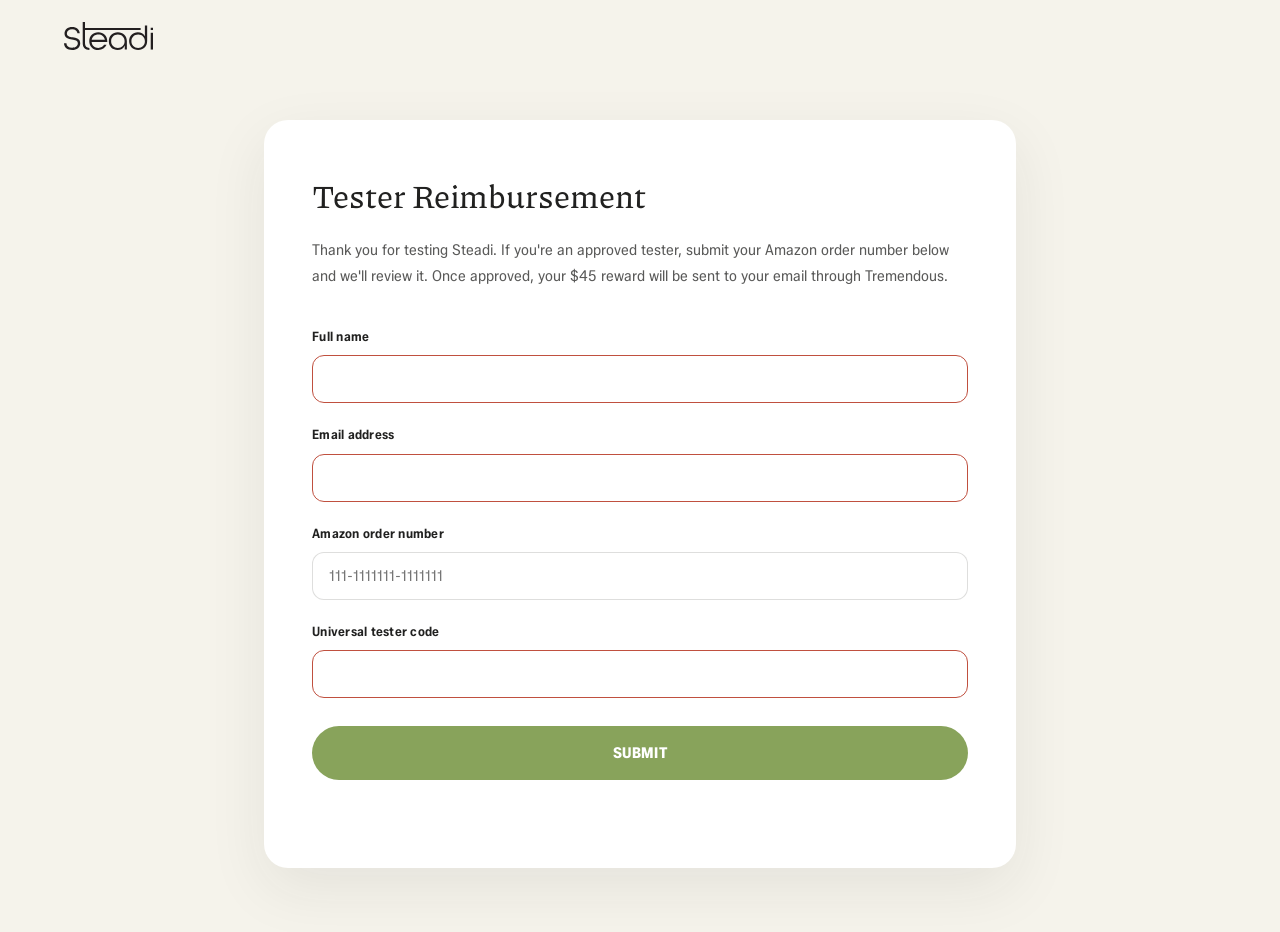
<file: testerteam/index.html>
<!DOCTYPE html>
<html lang="en">
<head>
  <meta charset="UTF-8">
  <meta name="viewport" content="width=device-width, initial-scale=1.0">
  <title>Tester Reimbursement — Steadi</title>
  <meta name="robots" content="noindex, nofollow">

  <link rel="icon" type="image/svg+xml" href="../assets/logos/steadi-primary-wordmark-full-color-rgb.svg">

  <link rel="stylesheet" href="../css/styles.css">
  <link rel="stylesheet" href="../css/testerteam.css">
</head>
<body>

  <!-- ========== NAVIGATION ========== -->
  <nav class="nav" role="navigation" aria-label="Main navigation">
    <div class="nav__inner">
      <a href="../index.html" class="nav__logo" aria-label="Steadi home">
        <img src="../assets/logos/steadi-primary-wordmark-full-color-rgb.svg" alt="Steadi" width="120" height="28">
      </a>
    </div>
  </nav>

  <!-- ========== TESTER REIMBURSEMENT ========== -->
  <main class="tester-form-page">
    <div class="container container--narrow">
      <div class="tester-form-card">
        <h1 class="tester-form__title">Tester Reimbursement</h1>
        <p class="tester-form__subtext">
          Thank you for testing Steadi. If you're an approved tester, submit your Amazon order
          number below and we'll review it. Once approved, your $45 reward will be sent to your
          email through Tremendous.
        </p>

        <form id="tester-form" class="tester-form" novalidate>
          <div class="tester-form__field">
            <label for="full_name">Full name</label>
            <input type="text" id="full_name" name="full_name" autocomplete="name" required maxlength="200">
          </div>

          <div class="tester-form__field">
            <label for="email">Email address</label>
            <input type="email" id="email" name="email" autocomplete="email" required maxlength="254">
          </div>

          <div class="tester-form__field">
            <label for="amazon_order_number">Amazon order number</label>
            <input type="text" id="amazon_order_number" name="amazon_order_number" placeholder="111-1111111-1111111" required maxlength="64">
          </div>

          <div class="tester-form__field">
            <label for="tester_code">Universal tester code</label>
            <input type="text" id="tester_code" name="tester_code" required maxlength="100">
          </div>

          <button type="submit" class="btn btn--primary btn--large tester-form__submit">
            <span class="tester-form__submit-label">Submit</span>
          </button>

          <p class="tester-form__message" id="form-message" role="status" aria-live="polite"></p>
        </form>
      </div>
    </div>
  </main>

  <script src="../js/testerteam.js"></script>
</body>
</html>
</file>
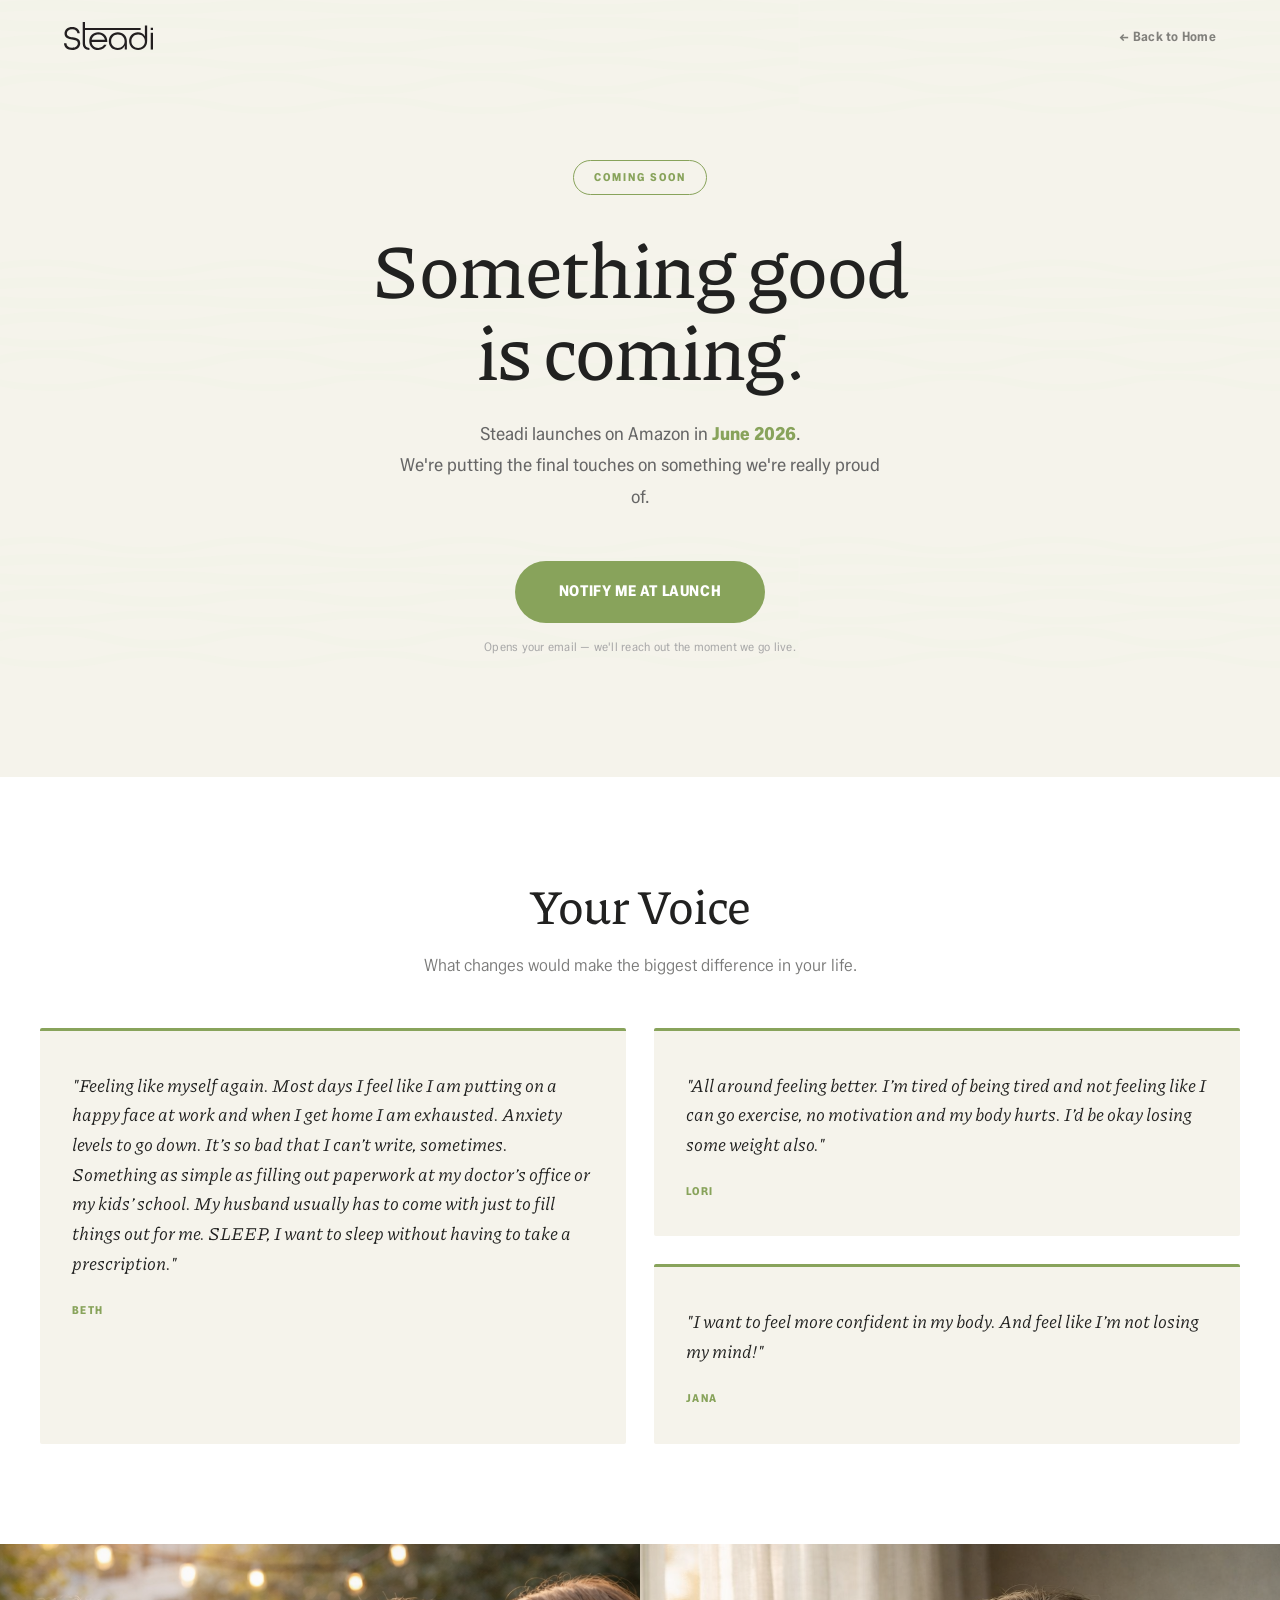
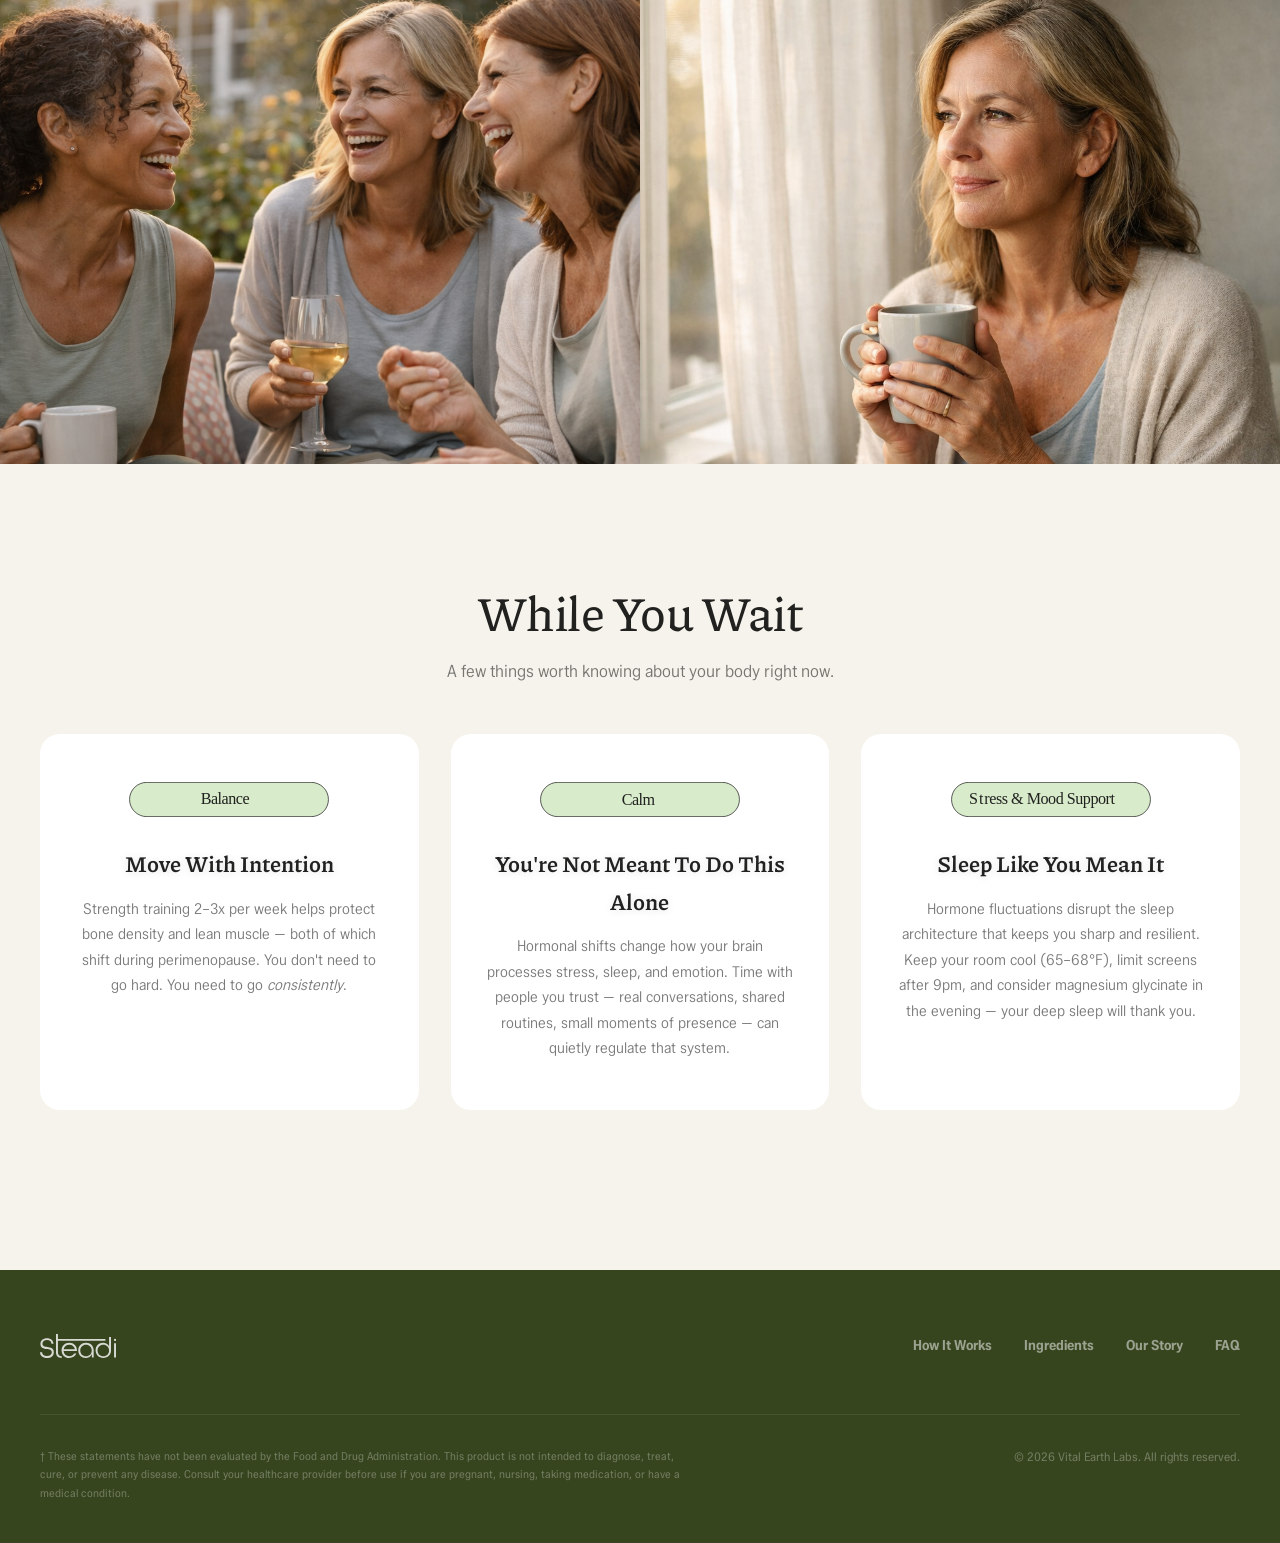
<file: coming-soon.html>
<!DOCTYPE html>
<html lang="en">
<head>
  <meta charset="UTF-8">
  <meta name="viewport" content="width=device-width, initial-scale=1.0">
  <title>Coming June 2026 — Steadi Daily Menopause Support</title>
  <meta name="description" content="Steadi launches on Amazon in June 2026. Science-backed daily menopause support is almost here.">

  <!-- Open Graph -->
  <meta property="og:title" content="Coming June 2026 — Steadi Daily Menopause Support">
  <meta property="og:description" content="Science-backed daily menopause support is almost here. Launching on Amazon in June 2026.">
  <meta property="og:type" content="website">

  <!-- Favicon -->
  <link rel="icon" type="image/svg+xml" href="assets/logos/steadi-primary-wordmark-full-color-rgb.svg">

  <!-- Stylesheets -->
  <link rel="stylesheet" href="css/styles.css">
  <link rel="stylesheet" href="css/coming-soon.css">
</head>
<body>

  <!-- ========== NAVIGATION ========== -->
  <nav class="nav" role="navigation" aria-label="Main navigation">
    <div class="nav__inner">
      <a href="index.html" class="nav__logo" aria-label="Steadi home">
        <img src="assets/logos/steadi-primary-wordmark-full-color-rgb.svg" alt="Steadi" width="120" height="28">
      </a>

      <button class="nav__toggle" aria-label="Toggle menu" aria-expanded="false">
        <span></span>
        <span></span>
        <span></span>
      </button>

      <div class="nav__links">
        <a href="index.html" class="nav__link cs-back-link">&#8592; Back to Home</a>
      </div>
    </div>
  </nav>

  <!-- ========== ANNOUNCEMENT HERO ========== -->
  <section class="cs-hero">
    <div class="cs-hero__pattern" aria-hidden="true"></div>
    <div class="cs-hero__inner">
      <span class="cs-label reveal">Coming Soon</span>
      <h1 class="cs-hero__headline reveal reveal-delay-1">
        Something good<br>is coming.
      </h1>
      <p class="cs-hero__subtext reveal reveal-delay-2">
        Steadi launches on Amazon in <strong>June 2026</strong>.<br>
        We're putting the final touches on something we're really proud of.
      </p>
      <div class="cs-notify reveal reveal-delay-3">
        <a href="mailto:hello@letsgetsteadi.com?subject=Notify%20me%20when%20Steadi%20launches" class="btn btn--primary btn--large">
          Notify Me at Launch
        </a>
        <p class="cs-notify__hint">Opens your email &mdash; we'll reach out the moment we go live.</p>
      </div>
    </div>
  </section>

  <!-- ========== QUOTES ========== -->
  <section class="cs-quotes">
    <div class="cs-quotes__inner">
      <div class="section-header">
        <h2 class="section-header__title reveal">Your Voice</h2>
        <p class="section-header__subtitle reveal reveal-delay-1">What changes would make the biggest difference in your life.</p>
      </div>
      <div class="cs-quotes__grid">

        <blockquote class="cs-quote reveal">
          <p class="cs-quote__text">"Feeling like myself again. Most days I feel like I am putting on a happy face at work and when I get home I am exhausted. Anxiety levels to go down. It&#8217;s so bad that I can&#8217;t write, sometimes. Something as simple as filling out paperwork at my doctor&#8217;s office or my kids&#8217; school. My husband usually has to come with just to fill things out for me. SLEEP, I want to sleep without having to take a prescription."</p>
          <cite class="cs-quote__source">Beth</cite>
        </blockquote>

        <blockquote class="cs-quote reveal reveal-delay-1">
          <p class="cs-quote__text">"All around feeling better. I&#8217;m tired of being tired and not feeling like I can go exercise, no motivation and my body hurts. I&#8217;d be okay losing some weight also."</p>
          <cite class="cs-quote__source">Lori</cite>
        </blockquote>

        <blockquote class="cs-quote reveal reveal-delay-2">
          <p class="cs-quote__text">"I want to feel more confident in my body. And feel like I&#8217;m not losing my mind!"</p>
          <cite class="cs-quote__source">Jana</cite>
        </blockquote>

      </div>
    </div>
  </section>

  <!-- Lifestyle Break -->
  <div class="lifestyle-break lifestyle-break--split cs-lifestyle reveal">
    <img src="assets/lifestyle/lifestyle_steadi.png" alt="Steadi wellness lifestyle" loading="lazy">
    <img src="assets/lifestyle/lifestyle_steadi2.png" alt="Steadi wellness lifestyle" loading="lazy">
  </div>

  <!-- ========== WELLNESS NUGGETS ========== -->
  <section class="cs-nuggets">
    <div class="cs-nuggets__inner">
      <div class="section-header">
        <h2 class="section-header__title reveal">While You Wait</h2>
        <p class="section-header__subtitle reveal reveal-delay-1">A few things worth knowing about your body right now.</p>
      </div>

      <div class="benefits-grid">

        <div class="benefit-card reveal reveal-delay-1">
          <div class="benefit-card__icon">
            <img src="assets/icons/balance-icon.svg" alt="" aria-hidden="true" width="200" height="36">
          </div>
          <h3 class="benefit-card__title">Move With Intention</h3>
          <p class="benefit-card__text">
            Strength training 2&ndash;3x per week helps protect bone density and lean muscle &mdash; both of which shift during perimenopause. You don't need to go hard. You need to go <em>consistently</em>.
          </p>
        </div>

        <div class="benefit-card reveal reveal-delay-2">
          <div class="benefit-card__icon">
            <img src="assets/icons/calm-icon.svg" alt="" aria-hidden="true" width="200" height="36">
          </div>
          <h3 class="benefit-card__title">You're Not Meant To Do This Alone</h3>
          <p class="benefit-card__text">
            Hormonal shifts change how your brain processes stress, sleep, and emotion. Time with people you trust &mdash; real conversations, shared routines, small moments of presence &mdash; can quietly regulate that system.
          </p>
        </div>

        <div class="benefit-card reveal reveal-delay-3">
          <div class="benefit-card__icon">
            <img src="assets/icons/Stress & Mood Support-icon.svg" alt="" aria-hidden="true" width="200" height="36">
          </div>
          <h3 class="benefit-card__title">Sleep Like You Mean It</h3>
          <p class="benefit-card__text">
            Hormone fluctuations disrupt the sleep architecture that keeps you sharp and resilient. Keep your room cool (65&ndash;68&deg;F), limit screens after 9pm, and consider magnesium glycinate in the evening &mdash; your deep sleep will thank you.
          </p>
        </div>

      </div>
    </div>
  </section>

  <!-- ========== FOOTER ========== -->
  <footer class="footer" role="contentinfo">
    <div class="footer__pattern" aria-hidden="true"></div>
    <div class="footer__inner">
      <div class="footer__top">
        <a href="index.html" class="footer__logo" aria-label="Steadi home">
          <img src="assets/logos/steadi-primary-wordmark-full-color-rgb.svg" alt="Steadi" width="100" height="24">
        </a>
        <div class="footer__links">
          <a href="index.html#how-it-works" class="footer__link">How It Works</a>
          <a href="index.html#ingredients" class="footer__link">Ingredients</a>
          <a href="index.html#our-story" class="footer__link">Our Story</a>
          <a href="index.html#faq" class="footer__link">FAQ</a>
        </div>
      </div>
      <div class="footer__divider" aria-hidden="true"></div>
      <div class="footer__bottom">
        <p class="footer__disclaimer">
          &dagger; These statements have not been evaluated by the Food and Drug Administration. This product is not intended to diagnose, treat, cure, or prevent any disease. Consult your healthcare provider before use if you are pregnant, nursing, taking medication, or have a medical condition.
        </p>
        <p class="footer__copyright">&copy; 2026 Vital Earth Labs. All rights reserved.</p>
      </div>
    </div>
  </footer>

  <script src="js/main.js"></script>
</body>
</html>
</file>
<file: css/styles.css>
/* ============================================
   STEADI — Main Stylesheet
   Brand: Vital Earth Labs
   Aesthetic: Ritual.com-inspired clean minimal
   ============================================ */

/* ----- Font Faces ----- */

@font-face {
  font-family: 'Piazzolla';
  src: url('../assets/fonts/piazzolla/static/Piazzolla-Regular.ttf') format('truetype');
  font-weight: 400;
  font-style: normal;
  font-display: swap;
}

@font-face {
  font-family: 'Piazzolla';
  src: url('../assets/fonts/piazzolla/static/Piazzolla-Medium.ttf') format('truetype');
  font-weight: 500;
  font-style: normal;
  font-display: swap;
}

@font-face {
  font-family: 'Piazzolla';
  src: url('../assets/fonts/piazzolla/static/Piazzolla-Bold.ttf') format('truetype');
  font-weight: 700;
  font-style: normal;
  font-display: swap;
}

@font-face {
  font-family: 'Piazzolla';
  src: url('../assets/fonts/piazzolla/static/Piazzolla-Italic.ttf') format('truetype');
  font-weight: 400;
  font-style: italic;
  font-display: swap;
}

@font-face {
  font-family: 'Zalando Sans SC';
  src: url('../assets/fonts/zalando-sans/static/ZalandoSans_SemiCondensed-Light.ttf') format('truetype');
  font-weight: 300;
  font-style: normal;
  font-display: swap;
}

@font-face {
  font-family: 'Zalando Sans SC';
  src: url('../assets/fonts/zalando-sans/static/ZalandoSans_SemiCondensed-Regular.ttf') format('truetype');
  font-weight: 400;
  font-style: normal;
  font-display: swap;
}

@font-face {
  font-family: 'Zalando Sans SC';
  src: url('../assets/fonts/zalando-sans/static/ZalandoSans_SemiCondensed-SemiBold.ttf') format('truetype');
  font-weight: 600;
  font-style: normal;
  font-display: swap;
}

@font-face {
  font-family: 'Zalando Sans SC';
  src: url('../assets/fonts/zalando-sans/static/ZalandoSans_SemiCondensed-Bold.ttf') format('truetype');
  font-weight: 700;
  font-style: normal;
  font-display: swap;
}

@font-face {
  font-family: 'Zalando Sans SC';
  src: url('../assets/fonts/zalando-sans/static/ZalandoSans_SemiCondensed-Black.ttf') format('truetype');
  font-weight: 900;
  font-style: normal;
  font-display: swap;
}

/* ----- Custom Properties ----- */

:root {
  --color-ivory: #F5F3EB;
  --color-blue-mist: #D3DCE4;
  --color-carbon: #212120;
  --color-white: #FFFFFF;
  --color-leaf-green: #A2B861;
  --color-soft-green: #D8EBCA;
  --color-garden-green: #88A35B;
  --color-deep-green: #37451F;

  --font-heading: 'Piazzolla', 'Georgia', 'Times New Roman', serif;
  --font-body: 'Zalando Sans SC', -apple-system, 'Segoe UI', Helvetica, Arial, sans-serif;

  --container-max: 1200px;
  --container-narrow: 800px;
  --nav-height: 72px;

  --ease-out: cubic-bezier(0.16, 1, 0.3, 1);
  --ease-in-out: cubic-bezier(0.65, 0, 0.35, 1);
}

/* ----- Reset & Base ----- */

*, *::before, *::after {
  margin: 0;
  padding: 0;
  box-sizing: border-box;
}

html {
  scroll-behavior: smooth;
  -webkit-font-smoothing: antialiased;
  -moz-osx-font-smoothing: grayscale;
}

body {
  font-family: var(--font-body);
  font-weight: 400;
  font-size: 16px;
  line-height: 1.7;
  color: var(--color-carbon);
  background-color: var(--color-white);
  overflow-x: hidden;
}

img, svg {
  display: block;
  max-width: 100%;
}

a {
  color: inherit;
  text-decoration: none;
}

button {
  font-family: inherit;
  cursor: pointer;
  border: none;
  background: none;
}

ul, ol {
  list-style: none;
}

/* ----- Utilities ----- */

.container {
  width: 100%;
  max-width: var(--container-max);
  margin: 0 auto;
  padding: 0 24px;
}

.container--narrow {
  max-width: var(--container-narrow);
}

.sr-only {
  position: absolute;
  width: 1px;
  height: 1px;
  padding: 0;
  margin: -1px;
  overflow: hidden;
  clip: rect(0, 0, 0, 0);
  white-space: nowrap;
  border: 0;
}

/* ----- Reveal Animations ----- */

.reveal {
  opacity: 0;
  transform: translateY(32px);
  transition: opacity 0.8s var(--ease-out), transform 0.8s var(--ease-out);
}

.reveal.is-visible {
  opacity: 1;
  transform: translateY(0);
}

.reveal-delay-1 { transition-delay: 0.1s; }
.reveal-delay-2 { transition-delay: 0.2s; }
.reveal-delay-3 { transition-delay: 0.3s; }
.reveal-delay-4 { transition-delay: 0.4s; }

/* ============================================
   NAVIGATION
   ============================================ */

.nav {
  position: fixed;
  top: 0;
  left: 0;
  right: 0;
  height: var(--nav-height);
  z-index: 1000;
  transition: background-color 0.4s ease, box-shadow 0.4s ease, backdrop-filter 0.4s ease;
}

.nav.is-scrolled {
  background-color: rgba(255, 255, 255, 0.85);
  backdrop-filter: blur(16px);
  -webkit-backdrop-filter: blur(16px);
  box-shadow: 0 1px 0 rgba(33, 33, 32, 0.06);
}

.nav__inner {
  display: flex;
  align-items: center;
  justify-content: space-between;
  height: 100%;
  max-width: var(--container-max);
  margin: 0 auto;
  padding: 0 24px;
}

.nav__logo img {
  height: 28px;
  width: auto;
}

.nav__links {
  display: flex;
  align-items: center;
  gap: 36px;
}

.nav__link {
  font-size: 14px;
  font-weight: 600;
  letter-spacing: 0.02em;
  color: var(--color-carbon);
  transition: opacity 0.3s ease;
  position: relative;
}

.nav__link::after {
  content: '';
  position: absolute;
  bottom: -4px;
  left: 0;
  width: 0;
  height: 1.5px;
  background-color: var(--color-garden-green);
  transition: width 0.3s var(--ease-out);
}

.nav__link:hover::after {
  width: 100%;
}

.nav__link:hover {
  opacity: 0.7;
}

/* Mobile menu toggle */
.nav__toggle {
  display: none;
  flex-direction: column;
  justify-content: center;
  align-items: center;
  width: 40px;
  height: 40px;
  gap: 5px;
  cursor: pointer;
  z-index: 1001;
}

.nav__toggle span {
  display: block;
  width: 22px;
  height: 2px;
  background-color: var(--color-carbon);
  border-radius: 2px;
  transition: transform 0.3s ease, opacity 0.3s ease;
}

.nav__toggle.is-active span:nth-child(1) {
  transform: translateY(7px) rotate(45deg);
}
.nav__toggle.is-active span:nth-child(2) {
  opacity: 0;
}
.nav__toggle.is-active span:nth-child(3) {
  transform: translateY(-7px) rotate(-45deg);
}

/* ----- CTA Button (shared) ----- */

.btn {
  display: inline-flex;
  align-items: center;
  justify-content: center;
  padding: 14px 32px;
  font-family: var(--font-body);
  font-size: 14px;
  font-weight: 700;
  letter-spacing: 0.04em;
  text-transform: uppercase;
  border-radius: 50px;
  transition: transform 0.3s var(--ease-out), box-shadow 0.3s var(--ease-out), background-color 0.3s ease;
}

.btn--primary {
  background-color: var(--color-garden-green);
  color: var(--color-white);
}

.btn--primary:hover {
  background-color: #7a9651;
  transform: translateY(-2px);
  box-shadow: 0 8px 24px rgba(136, 163, 91, 0.3);
}

.btn--primary:active {
  transform: translateY(0);
  box-shadow: 0 2px 8px rgba(136, 163, 91, 0.2);
}

.btn--nav {
  padding: 10px 24px;
  font-size: 13px;
}

.btn--large {
  padding: 18px 44px;
  font-size: 15px;
}

/* ============================================
   HERO SECTION
   ============================================ */

.hero {
  position: relative;
  min-height: 100vh;
  display: flex;
  align-items: center;
  background-color: var(--color-ivory);
  overflow: hidden;
  padding-top: var(--nav-height);
}

.hero__pattern {
  position: absolute;
  top: 0;
  left: 0;
  right: 0;
  height: 320px;
  opacity: 0.45;
  background-image: url('../assets/patterns/Steadi%20Waves.png');
  background-size: 100% auto;
  background-position: top center;
  background-repeat: no-repeat;
  pointer-events: none;
}

.hero__inner {
  display: grid;
  grid-template-columns: 1fr 1fr;
  gap: 80px;
  align-items: center;
  width: 100%;
  max-width: var(--container-max);
  margin: 0 auto;
  padding: 80px 24px;
  position: relative;
  z-index: 1;
}

.hero__content {
  max-width: 560px;
}

.hero__headline {
  font-family: var(--font-heading);
  font-size: clamp(42px, 5.5vw, 64px);
  font-weight: 500;
  line-height: 1.12;
  color: var(--color-carbon);
  margin-bottom: 24px;
  letter-spacing: -0.01em;
}

.hero__headline em {
  font-style: italic;
  color: var(--color-garden-green);
}

.hero__subtext {
  font-size: 18px;
  line-height: 1.7;
  color: rgba(33, 33, 32, 0.7);
  margin-bottom: 40px;
  max-width: 440px;
  font-weight: 300;
}

.hero__product {
  display: flex;
  align-items: center;
  justify-content: center;
}

.hero__product-inner {
  display: flex;
  align-items: flex-start;
  gap: 24px;
  justify-content: center;
}

/* ---- Supplement Facts Panel ---- */

.supp-facts {
  background: rgba(255, 255, 255, 0.82);
  border: 1px solid rgba(33, 33, 32, 0.1);
  border-radius: 12px;
  padding: 20px 18px;
  width: 200px;
  flex-shrink: 0;
  align-self: center;
  -webkit-backdrop-filter: blur(8px);
  backdrop-filter: blur(8px);
}

.supp-facts--image {
  padding: 16px;
  overflow: hidden;
  background: #ffffff;
  -webkit-backdrop-filter: none;
  backdrop-filter: none;
}

.supp-facts--image img {
  display: block;
  width: 100%;
  height: auto;
  border-radius: 12px;
}

.supp-facts__title {
  font-family: var(--font-body);
  font-size: 13px;
  font-weight: 800;
  letter-spacing: 0.04em;
  text-transform: uppercase;
  color: var(--color-carbon);
  margin-bottom: 4px;
}

.supp-facts__serving {
  font-size: 10px;
  color: rgba(33, 33, 32, 0.55);
  line-height: 1.5;
  margin-bottom: 8px;
}

.supp-facts__divider {
  height: 1px;
  background-color: rgba(33, 33, 32, 0.12);
  margin: 8px 0;
}

.supp-facts__divider--heavy {
  height: 6px;
  background-color: rgba(33, 33, 32, 0.75);
  margin: 6px 0;
}

.supp-facts__sub td:first-child {
  padding-left: 14px;
  font-style: italic;
  color: rgba(33, 33, 32, 0.6);
}

.supp-facts__table {
  width: 100%;
  border-collapse: collapse;
  font-size: 10px;
  color: var(--color-carbon);
}

.supp-facts__table th {
  text-align: left;
  font-weight: 700;
  font-size: 9px;
  letter-spacing: 0.05em;
  text-transform: uppercase;
  color: rgba(33, 33, 32, 0.5);
  padding-bottom: 6px;
}

.supp-facts__table th:last-child,
.supp-facts__table td:last-child {
  text-align: right;
  white-space: nowrap;
}

.supp-facts__table td {
  padding: 5px 0;
  border-top: 1px solid rgba(33, 33, 32, 0.07);
  line-height: 1.4;
  vertical-align: top;
}

.supp-facts__table td em {
  display: block;
  font-style: normal;
  font-size: 9px;
  color: rgba(33, 33, 32, 0.45);
}

.supp-facts__latin {
  font-style: italic;
}

.supp-facts__footnote {
  font-size: 9px;
  color: rgba(33, 33, 32, 0.45);
  margin-top: 6px;
}

.supp-facts__other {
  font-size: 9px;
  color: rgba(33, 33, 32, 0.45);
  margin-top: 4px;
  line-height: 1.5;
}

/* ---- Product Showcase ---- */

.product-showcase {
  position: relative;
  width: 100%;
  max-width: 460px;
  display: flex;
  flex-direction: column;
  align-items: center;
  padding: 20px 20px 20px;
}

/* Floating animation */
@keyframes bottle-float {
  0%, 100% { transform: translateY(0); }
  50% { transform: translateY(-14px); }
}

/* Glow ring */
.product-showcase__glow {
  position: absolute;
  top: 45%;
  left: 50%;
  width: 320px;
  height: 320px;
  transform: translate(-50%, -50%);
  border-radius: 50%;
  background: radial-gradient(circle, rgba(162, 184, 97, 0.18) 0%, rgba(162, 184, 97, 0.06) 45%, transparent 70%);
  filter: blur(24px);
  z-index: 0;
  animation: glow-pulse 4s ease-in-out infinite;
}

@keyframes glow-pulse {
  0%, 100% { opacity: 0.7; transform: translate(-50%, -50%) scale(1); }
  50% { opacity: 1; transform: translate(-50%, -50%) scale(1.08); }
}

/* Botanical leaf accents */
.product-showcase__leaf {
  position: absolute;
  color: var(--color-leaf-green);
  z-index: 0;
  pointer-events: none;
}

.product-showcase__leaf--1 {
  width: 70px;
  top: 0;
  right: 5px;
  transform: rotate(25deg);
  animation: leaf-sway-1 6s ease-in-out infinite;
}

.product-showcase__leaf--2 {
  width: 50px;
  bottom: 80px;
  left: 10px;
  transform: rotate(-15deg);
  animation: leaf-sway-2 7s ease-in-out infinite;
}

@keyframes leaf-sway-1 {
  0%, 100% { transform: rotate(25deg) translateY(0); }
  50% { transform: rotate(28deg) translateY(-5px); }
}

@keyframes leaf-sway-2 {
  0%, 100% { transform: rotate(-15deg) translateY(0); }
  50% { transform: rotate(-12deg) translateY(-4px); }
}

/* Bottle render image */
.product-bottle-render {
  position: relative;
  z-index: 2;
  animation: bottle-float 5s ease-in-out infinite;
  max-width: 340px;
  border-radius: 20px;
  overflow: hidden;
}

.product-bottle-render img {
  width: 100%;
  height: auto;
  display: block;
  border-radius: 20px;
}

/* Shadow under bottle */
.product-showcase__shadow {
  width: 160px;
  height: 20px;
  margin-top: 8px;
  background: radial-gradient(ellipse, rgba(33,33,32,0.12) 0%, transparent 70%);
  border-radius: 50%;
  animation: shadow-pulse 5s ease-in-out infinite;
}

@keyframes shadow-pulse {
  0%, 100% { transform: scaleX(1); opacity: 1; }
  50% { transform: scaleX(0.85); opacity: 0.7; }
}

/* Trust badges */
.product-showcase__badges {
  display: flex;
  gap: 12px;
  margin-top: 20px;
  z-index: 2;
}

.product-showcase__badge {
  font-family: var(--font-body);
  font-size: 11px;
  font-weight: 600;
  letter-spacing: 0.06em;
  text-transform: uppercase;
  color: var(--color-garden-green);
  background-color: rgba(162, 184, 97, 0.1);
  padding: 6px 14px;
  border-radius: 20px;
  border: 1px solid rgba(162, 184, 97, 0.2);
}

/* ============================================
   EMPATHY SECTION ("The Problem")
   ============================================ */

.empathy {
  background-color: var(--color-white);
  padding: 70px 24px;
}

.empathy__inner {
  max-width: var(--container-narrow);
  margin: 0 auto;
  text-align: center;
}

.empathy__headline {
  font-family: var(--font-heading);
  font-size: clamp(32px, 4vw, 48px);
  font-weight: 500;
  line-height: 1.2;
  margin-bottom: 40px;
  letter-spacing: -0.01em;
}

.empathy__body p {
  font-size: 18px;
  line-height: 1.85;
  color: rgba(33, 33, 32, 0.65);
  margin-bottom: 24px;
  font-weight: 300;
}

.empathy__body p:last-child {
  margin-bottom: 0;
}

.empathy__divider {
  width: 48px;
  height: 2px;
  background-color: var(--color-leaf-green);
  margin: 48px auto 0;
  border-radius: 2px;
}

/* ============================================
   HOW IT WORKS
   ============================================ */

.how-it-works {
  background-color: var(--color-ivory);
  padding: 70px 24px;
}

.how-it-works__inner {
  max-width: var(--container-max);
  margin: 0 auto;
}

.section-header {
  text-align: center;
  margin-bottom: 48px;
}

.section-header__title {
  font-family: var(--font-heading);
  font-size: clamp(32px, 4vw, 48px);
  font-weight: 500;
  line-height: 1.2;
  margin-bottom: 16px;
  letter-spacing: -0.01em;
}

.section-header__subtitle {
  font-size: 17px;
  color: rgba(33, 33, 32, 0.6);
  font-weight: 300;
}

.benefits-grid {
  display: grid;
  grid-template-columns: repeat(3, 1fr);
  gap: 32px;
  margin-bottom: 40px;
}

.benefit-card {
  background-color: var(--color-white);
  border-radius: 20px;
  padding: 48px 36px;
  text-align: center;
  transition: transform 0.4s var(--ease-out), box-shadow 0.4s var(--ease-out);
}

.benefit-card:hover {
  transform: translateY(-6px);
  box-shadow: 0 20px 48px rgba(33, 33, 32, 0.06);
}

.benefit-card__icon {
  width: 100%;
  max-width: 200px;
  height: auto;
  margin: 0 auto 28px;
  display: flex;
  align-items: center;
  justify-content: center;
}

.benefit-card__icon img {
  width: 100%;
  height: auto;
  object-fit: contain;
}

.benefit-card__title {
  font-family: var(--font-heading);
  font-size: 22px;
  font-weight: 700;
  margin-bottom: 14px;
  text-shadow: 0 1px 8px rgba(33, 33, 32, 0.12);
}

.benefit-card__text {
  font-size: 15px;
  line-height: 1.7;
  color: rgba(33, 33, 32, 0.6);
  font-weight: 300;
}

.benefit-card__tag {
  display: inline-block;
  font-family: var(--font-body);
  font-size: 11px;
  font-weight: 700;
  letter-spacing: 0.1em;
  text-transform: uppercase;
  background-color: #d4edda;
  color: #2d6a4f;
  border-radius: 20px;
  padding: 5px 14px;
  margin-bottom: 18px;
}

.how-it-works__note {
  text-align: center;
  font-family: var(--font-heading);
  font-size: 17px;
  font-style: italic;
  color: var(--color-garden-green);
}

/* ============================================
   INGREDIENTS
   ============================================ */

.ingredients {
  background-color: var(--color-white);
  padding: 70px 24px;
}

.ingredients__inner {
  max-width: var(--container-max);
  margin: 0 auto;
}

.ingredients-list {
  display: grid;
  grid-template-columns: repeat(3, 1fr);
  gap: 24px;
  margin-bottom: 56px;
}

.ingredient-card {
  background-color: var(--color-ivory);
  border-radius: 20px;
  padding: 40px 36px;
  position: relative;
  overflow: hidden;
  display: flex;
  flex-direction: column;
  transition: transform 0.3s var(--ease-out), box-shadow 0.3s var(--ease-out);
}

.ingredient-card--featured {
  background-color: var(--color-garden-green);
  color: var(--color-white);
  align-items: flex-start;
  text-align: left;
}

.ingredient-card--featured .ingredient-card__amount {
  color: rgba(255, 255, 255, 0.8);
}

.ingredient-card--featured .ingredient-card__desc {
  color: rgba(255, 255, 255, 0.7);
  max-width: 480px;
}

.ingredient-card__badge {
  display: inline-block;
  font-size: 11px;
  font-weight: 600;
  letter-spacing: 0.1em;
  text-transform: uppercase;
  border: 1px solid rgba(255, 255, 255, 0.4);
  border-radius: 20px;
  padding: 6px 16px;
  margin-bottom: 16px;
  color: rgba(255, 255, 255, 0.85);
}

.ingredient-card:hover {
  transform: translateY(-4px);
  box-shadow: 0 16px 40px rgba(33, 33, 32, 0.08);
}

.ingredient-card--featured:hover {
  box-shadow: 0 16px 40px rgba(33, 33, 32, 0.2);
}

/* Decorative watermark dose in featured card */
.ingredient-card--featured::after {
  content: "600";
  position: absolute;
  bottom: -16px;
  right: -8px;
  font-family: var(--font-heading);
  font-size: 120px;
  font-weight: 700;
  color: rgba(255, 255, 255, 0.07);
  line-height: 1;
  pointer-events: none;
  -webkit-user-select: none;
  user-select: none;
}

.ingredient-card__name {
  font-family: var(--font-heading);
  font-size: 20px;
  font-weight: 500;
  margin-bottom: 2px;
}

.ingredient-card__species {
  font-size: 13px;
  color: rgba(33, 33, 32, 0.45);
  margin-bottom: 8px;
  font-style: normal;
}

.ingredient-card--featured .ingredient-card__species {
  color: rgba(255, 255, 255, 0.5);
}

.ingredient-card__amount {
  font-size: 13px;
  font-weight: 700;
  letter-spacing: 0.06em;
  text-transform: uppercase;
  color: var(--color-garden-green);
  margin-bottom: 14px;
}

.ingredient-card__desc {
  font-size: 15px;
  line-height: 1.7;
  color: rgba(33, 33, 32, 0.6);
  font-weight: 300;
}

.ingredients__usage {
  text-align: center;
  padding: 40px 0;
  border-top: 1px solid rgba(33, 33, 32, 0.08);
  border-bottom: 1px solid rgba(33, 33, 32, 0.08);
  margin-bottom: 32px;
}

.ingredients__usage p {
  font-size: 16px;
  font-weight: 600;
  letter-spacing: 0.02em;
  color: var(--color-carbon);
}

.ingredients__usage span {
  display: inline-block;
  margin: 0 12px;
  color: rgba(33, 33, 32, 0.2);
}

.disclaimer {
  text-align: center;
  font-size: 12px;
  line-height: 1.6;
  color: rgba(33, 33, 32, 0.4);
  max-width: 640px;
  margin: 0 auto;
}

/* ============================================
   OUR STORY
   ============================================ */

.story {
  background-color: var(--color-ivory);
  padding: 70px 24px;
  position: relative;
  overflow: hidden;
}

.story__pattern {
  position: absolute;
  inset: 0;
  opacity: 0.04;
  background-image: url('../assets/patterns/Steadi T pattern.svg');
  background-size: 300px;
  background-repeat: repeat;
  pointer-events: none;
}

.story__inner {
  max-width: var(--container-max);
  margin: 0 auto;
  text-align: center;
  position: relative;
  z-index: 1;
}

.story__headline {
  font-family: var(--font-heading);
  font-size: clamp(32px, 4vw, 48px);
  font-weight: 500;
  line-height: 1.2;
  margin-bottom: 40px;
  letter-spacing: -0.01em;
}

.story__body p {
  font-size: 18px;
  line-height: 1.85;
  color: rgba(33, 33, 32, 0.65);
  margin-bottom: 24px;
  font-weight: 300;
}

.story__quote {
  margin-top: 56px;
  padding: 48px;
  background-color: rgba(255, 255, 255, 0.6);
  border-radius: 16px;
  border-left: 3px solid var(--color-garden-green);
}

.story__quote blockquote {
  font-family: var(--font-heading);
  font-size: 20px;
  font-style: italic;
  line-height: 1.6;
  color: var(--color-carbon);
}

/* ============================================
   LIFESTYLE BREAKS (distributed between sections)
   ============================================ */

.lifestyle-break {
  width: 100%;
  overflow: hidden;
  max-height: 300px;
}

.lifestyle-break img {
  width: 100%;
  height: 300px;
  object-fit: cover;
  display: block;
  transition: transform 0.6s ease;
}

.lifestyle-break:hover img {
  transform: scale(1.02);
}

.lifestyle-break--split {
  display: grid;
  grid-template-columns: 1fr 1fr;
  gap: 0;
}

.lifestyle-break--split img {
  width: 100%;
  height: 300px;
  object-fit: cover;
}

@media (max-width: 768px) {
  .lifestyle-break,
  .lifestyle-break img,
  .lifestyle-break--split img {
    max-height: 280px;
    height: 280px;
  }

  .lifestyle-break--split {
    grid-template-columns: 1fr;
  }
}

/* ============================================
   FAQ
   ============================================ */

.faq {
  background-color: var(--color-white);
  padding: 70px 24px;
}

.faq__inner {
  max-width: var(--container-narrow);
  margin: 0 auto;
}

.faq__list {
  margin-top: 64px;
}

.faq-item {
  border-bottom: 1px solid rgba(33, 33, 32, 0.08);
}

.faq-item:first-child {
  border-top: 1px solid rgba(33, 33, 32, 0.08);
}

.faq-item__question {
  width: 100%;
  display: flex;
  align-items: center;
  justify-content: space-between;
  padding: 28px 0;
  font-family: var(--font-heading);
  font-size: 18px;
  font-weight: 500;
  text-align: left;
  color: var(--color-carbon);
  cursor: pointer;
  transition: color 0.3s ease;
  gap: 24px;
}

.faq-item__question:hover {
  color: var(--color-garden-green);
}

.faq-item__icon {
  flex-shrink: 0;
  width: 24px;
  height: 24px;
  position: relative;
  transition: transform 0.3s var(--ease-out);
}

.faq-item__icon::before,
.faq-item__icon::after {
  content: '';
  position: absolute;
  top: 50%;
  left: 50%;
  background-color: var(--color-carbon);
  border-radius: 1px;
  transition: transform 0.3s var(--ease-out), opacity 0.3s ease;
}

.faq-item__icon::before {
  width: 14px;
  height: 2px;
  transform: translate(-50%, -50%);
}

.faq-item__icon::after {
  width: 2px;
  height: 14px;
  transform: translate(-50%, -50%);
}

.faq-item.is-open .faq-item__icon::after {
  transform: translate(-50%, -50%) rotate(90deg);
  opacity: 0;
}

.faq-item__answer {
  max-height: 0;
  overflow: hidden;
  transition: max-height 0.4s var(--ease-in-out), padding 0.4s var(--ease-in-out);
}

.faq-item__answer-inner {
  padding-bottom: 28px;
}

.faq-item__answer p {
  font-size: 16px;
  line-height: 1.8;
  color: rgba(33, 33, 32, 0.6);
  font-weight: 300;
}

/* ============================================
   CTA SECTION
   ============================================ */

.cta {
  background-color: var(--color-garden-green);
  padding: 80px 24px;
  text-align: center;
  position: relative;
  overflow: hidden;
}

.cta__pattern {
  display: none;
}

.cta__inner {
  position: relative;
  z-index: 1;
}

.cta__headline {
  font-family: var(--font-heading);
  font-size: clamp(32px, 4vw, 48px);
  font-weight: 500;
  line-height: 1.2;
  color: var(--color-white);
  margin-bottom: 40px;
}

.btn--white {
  background-color: var(--color-white);
  color: var(--color-garden-green);
}

.btn--white:hover {
  background-color: var(--color-ivory);
  transform: translateY(-2px);
  box-shadow: 0 8px 24px rgba(0, 0, 0, 0.15);
}

.btn--white:active {
  transform: translateY(0);
}

/* ---- Founders Grid ---- */

.story__intro {
  font-size: 18px;
  line-height: 1.7;
  color: rgba(33, 33, 32, 0.6);
  font-weight: 300;
  max-width: 640px;
  margin: 0 auto 48px;
}

.founders-grid {
  display: grid;
  grid-template-columns: 1fr 1fr 1fr;
  gap: 32px;
  text-align: left;
}

.founder-card--full {
  grid-column: 1 / -1;
}

.founder-card {
  background: rgba(255, 255, 255, 0.65);
  border: 1px solid rgba(33, 33, 32, 0.08);
  border-radius: 16px;
  padding: 36px 32px;
}

.founder-card__header {
  display: flex;
  align-items: center;
  gap: 16px;
  margin-bottom: 16px;
}

.founder-card__avatar {
  width: 64px;
  height: 64px;
  border-radius: 50%;
  object-fit: cover;
  flex-shrink: 0;
  border: 2px solid rgba(136, 163, 91, 0.3);
}

.founder-card__avatar--cole  { object-position: center 12%; }
.founder-card__avatar--eric  { object-position: center 8%; }
.founder-card__avatar--john  { object-position: center 15%; }
.founder-card__avatar--lucia { object-position: center 10%; }

.founder-card__name {
  font-family: var(--font-heading);
  font-size: 20px;
  font-weight: 600;
  color: var(--color-carbon);
  margin-bottom: 4px;
}

.founder-card__role {
  font-size: 11px;
  font-weight: 700;
  letter-spacing: 0.1em;
  text-transform: uppercase;
  color: var(--color-garden-green);
}

.founder-card p {
  font-size: 16px;
  line-height: 1.8;
  color: rgba(33, 33, 32, 0.65);
  font-weight: 300;
}

/* ============================================
   FOOTER
   ============================================ */

.footer {
  background-color: var(--color-deep-green);
  color: rgba(255, 255, 255, 0.5);
  padding: 64px 24px 40px;
  position: relative;
  overflow: hidden;
}

.footer__pattern {
  display: none;
}

.footer__inner {
  max-width: var(--container-max);
  margin: 0 auto;
  position: relative;
  z-index: 1;
}

.footer__top {
  display: flex;
  justify-content: space-between;
  align-items: flex-start;
  margin-bottom: 56px;
  gap: 40px;
}

.footer__logo img {
  height: 24px;
  width: auto;
  filter: brightness(0) invert(1);
  opacity: 0.8;
}

.footer__links {
  display: flex;
  gap: 32px;
}

.footer__link {
  font-size: 14px;
  font-weight: 600;
  color: rgba(255, 255, 255, 0.5);
  transition: color 0.3s ease;
}

.footer__link:hover {
  color: rgba(255, 255, 255, 0.9);
}

.footer__contact {
  display: flex;
  flex-direction: column;
  gap: 4px;
}

.footer__contact-label {
  font-size: 11px;
  color: rgba(255, 255, 255, 0.35);
}

.footer__contact-email {
  font-size: 14px;
  font-weight: 600;
  color: rgba(255, 255, 255, 0.7);
  transition: color 0.3s ease;
}

.footer__contact-email:hover {
  color: rgba(255, 255, 255, 1);
}

.footer__divider {
  width: 100%;
  height: 1px;
  background-color: rgba(255, 255, 255, 0.08);
  margin-bottom: 32px;
}

.footer__bottom {
  display: flex;
  justify-content: space-between;
  align-items: flex-start;
  gap: 40px;
}

.footer__disclaimer {
  font-size: 11px;
  line-height: 1.7;
  max-width: 640px;
  color: rgba(255, 255, 255, 0.3);
}

.footer__disclosure {
  max-width: 760px;
  margin: 24px auto 0;
  font-size: 10px;
  line-height: 1.5;
  color: rgba(255, 255, 255, 0.3);
  text-align: center;
}

.footer__copyright {
  font-size: 12px;
  white-space: nowrap;
  color: rgba(255, 255, 255, 0.3);
}

/* ============================================
   MOBILE RESPONSIVE
   ============================================ */

@media (max-width: 1024px) {
  .hero__inner {
    grid-template-columns: 1fr;
    gap: 60px;
    text-align: center;
  }

  .hero__content {
    max-width: 100%;
  }

  .hero__subtext {
    max-width: 100%;
    margin-left: auto;
    margin-right: auto;
  }

  .product-showcase {
    max-width: 320px;
    margin: 0 auto;
  }

  .product-bottle-render {
    max-width: 260px;
  }

  .benefits-grid {
    grid-template-columns: repeat(2, 1fr);
  }

  .ingredients-list {
    grid-template-columns: 1fr;
  }
}

@media (max-width: 768px) {
  :root {
    --nav-height: 64px;
  }

  /* Mobile nav */
  .nav__links {
    position: fixed;
    top: 0;
    right: -100%;
    width: 100%;
    height: 100vh;
    height: 100dvh;
    background-color: var(--color-white);
    flex-direction: column;
    justify-content: center;
    gap: 28px;
    transition: right 0.4s var(--ease-out);
    z-index: 999;
  }

  .nav__links.is-open {
    right: 0;
  }

  .nav__link {
    font-size: 20px;
  }

  .nav__link::after {
    display: none;
  }

  .btn--nav {
    padding: 14px 32px;
    font-size: 15px;
  }

  .nav__toggle {
    display: flex;
  }

  /* Sections */
  .hero {
    min-height: 0;
    padding-top: calc(var(--nav-height) + 40px);
    padding-bottom: 60px;
  }

  .hero__inner {
    padding: 40px 24px;
  }

  .hero__headline {
    font-size: clamp(34px, 8vw, 48px);
  }

  .empathy,
  .how-it-works,
  .ingredients,
  .story,
  .faq,
  .cta,
  .symptoms,
  .testimonials,
  .metabolic,
  .compare,
  .timeline,
  .trust-strip {
    padding: 60px 24px;
  }

  .benefits-grid {
    grid-template-columns: 1fr;
    gap: 24px;
  }

  .benefit-card {
    padding: 36px 28px;
  }

  .story__quote {
    padding: 32px;
  }

  .story__quote blockquote {
    font-size: 17px;
  }

  .founders-grid {
    grid-template-columns: 1fr;
    gap: 24px;
  }

  .hero__product-inner {
    flex-direction: column-reverse;
    align-items: center;
    gap: 16px;
  }

  .supp-facts {
    width: 100%;
    max-width: 320px;
  }

  .footer__top,
  .footer__bottom {
    flex-direction: column;
    align-items: center;
    text-align: center;
  }

  .footer__links {
    flex-wrap: wrap;
    justify-content: center;
  }

  .footer__bottom {
    align-items: center;
  }

  .footer__disclaimer {
    text-align: center;
  }

  .footer__contact {
    align-items: center;
  }
}

@media (max-width: 480px) {
  .hero__headline {
    font-size: 32px;
  }

  .section-header__title,
  .empathy__headline,
  .story__headline,
  .cta__headline {
    font-size: 28px;
  }

  .product-showcase {
    max-width: 240px;
  }

  .product-bottle-render {
    max-width: 200px;
  }

  .product-showcase__leaf {
    display: none;
  }

  .product-showcase__glow {
    width: 180px;
    height: 180px;
  }

  .ingredient-card {
    padding: 28px;
  }

  .ingredients__usage span {
    display: block;
    margin: 4px 0;
    font-size: 0;
  }
}

/* ============================================
   PDP INTEGRATION — Shared helpers
   ============================================ */

.eyebrow {
  font-family: var(--font-body);
  font-size: 13px;
  font-weight: 700;
  letter-spacing: 0.14em;
  text-transform: uppercase;
  color: var(--color-garden-green);
  margin-bottom: 16px;
}

.pdp-cta {
  margin-top: 36px;
  display: flex;
  justify-content: center;
}

/* ============================================
   SYMPTOM WHEEL ("Built for what's actually going on")
   ============================================ */

.symptoms {
  background-color: var(--color-ivory);
  padding: 70px 24px;
}

.symptoms__inner {
  max-width: 920px;
  margin: 0 auto;
  text-align: center;
}

.symptoms__headline {
  font-family: var(--font-heading);
  font-size: clamp(32px, 4vw, 48px);
  font-weight: 500;
  line-height: 1.2;
  letter-spacing: -0.01em;
  margin-bottom: 24px;
}

.symptoms__subtext {
  font-size: 18px;
  line-height: 1.8;
  color: rgba(33, 33, 32, 0.65);
  font-weight: 300;
  max-width: 640px;
  margin: 0 auto;
}

.symptoms__subtext em {
  font-style: italic;
  color: var(--color-garden-green);
}

.symptoms__wheel {
  position: relative;
  width: min(520px, 92vw);
  height: min(520px, 92vw);
  margin: 44px auto 0;
}

.symptoms__ring {
  position: absolute;
  inset: 8%;
  border-radius: 50%;
  border: 2px dashed rgba(136, 163, 91, 0.4);
  pointer-events: none;
}

.symptoms__photo {
  position: absolute;
  top: 50%;
  left: 50%;
  transform: translate(-50%, -50%);
  width: 46%;
  height: 46%;
  border-radius: 50%;
  object-fit: cover;
  border: 8px solid var(--color-white);
  box-shadow: 0 18px 44px rgba(33, 33, 32, 0.14);
}

.symptoms__nodes {
  position: absolute;
  inset: 0;
  pointer-events: none;
}

.symptom-node {
  position: absolute;
  transform: translate(-50%, -50%);
  background-color: var(--color-white);
  color: var(--color-carbon);
  font-family: var(--font-body);
  font-weight: 600;
  font-size: 15px;
  line-height: 1.25;
  letter-spacing: 0.01em;
  padding: 12px 20px;
  border-radius: 40px;
  box-shadow: 0 8px 22px rgba(33, 33, 32, 0.08);
  border: 1px solid rgba(136, 163, 91, 0.18);
  white-space: nowrap;
}

.symptom-node--1 { top: 0%;   left: 50%; }     /* Mood Volatility */
.symptom-node--2 { top: 34.5%; left: 97.6%; }  /* Body Changes */
.symptom-node--3 { top: 90.5%; left: 79.4%; }  /* Poor Sleep */
.symptom-node--4 { top: 90.5%; left: 20.6%; }  /* Brain Fog */
.symptom-node--5 { top: 34.5%; left: 2.4%; }   /* Hot Flashes */

@media (max-width: 680px) {
  .symptoms__wheel {
    width: 100%;
    aspect-ratio: auto;
    display: flex;
    flex-direction: column;
    align-items: center;
    gap: 20px;
    margin-top: 48px;
  }
  .symptoms__ring { display: none; }
  .symptoms__photo {
    position: static;
    transform: none;
    width: 200px;
    height: 200px;
  }
  .symptoms__nodes {
    position: static;
    display: flex;
    flex-wrap: wrap;
    justify-content: center;
    gap: 10px;
  }
  .symptom-node {
    position: static;
    transform: none;
    font-size: 14px;
    padding: 10px 16px;
  }
}

/* ============================================
   TESTIMONIALS ("Your body is telling you something else")
   ============================================ */

.testimonials {
  background-color: var(--color-white);
  padding: 70px 24px;
}

.testimonials__inner {
  max-width: var(--container-max);
  margin: 0 auto;
}

.testimonials__head {
  text-align: center;
  max-width: 700px;
  margin: 0 auto 40px;
}

.testimonials__headline {
  font-family: var(--font-heading);
  font-size: clamp(30px, 3.6vw, 44px);
  font-weight: 500;
  line-height: 1.2;
  letter-spacing: -0.01em;
}

.testimonials__grid {
  display: grid;
  grid-template-columns: 1.15fr 0.85fr;
  gap: 32px;
  align-items: stretch;
}

.testimonial-feature {
  background-color: var(--color-ivory);
  border-radius: 24px;
  padding: 44px;
  display: flex;
  gap: 32px;
  align-items: center;
}

.testimonial-feature__photo {
  width: 190px;
  height: 232px;
  border-radius: 18px;
  object-fit: cover;
  object-position: center 20%;
  flex-shrink: 0;
}

.testimonial-feature__quote {
  font-family: var(--font-heading);
  font-size: 19px;
  font-style: italic;
  line-height: 1.6;
  color: var(--color-carbon);
  margin-bottom: 16px;
}

.testimonial__attr {
  font-family: var(--font-body);
  font-size: 12px;
  font-weight: 700;
  letter-spacing: 0.1em;
  text-transform: uppercase;
  color: var(--color-garden-green);
}

.testimonials__side {
  display: flex;
  flex-direction: column;
  gap: 24px;
}

.testimonial-mini {
  background-color: var(--color-soft-green);
  border-radius: 20px;
  padding: 28px 30px;
  flex: 1;
  display: flex;
  flex-direction: column;
  justify-content: center;
}

.testimonial-mini__quote {
  font-family: var(--font-heading);
  font-size: 17px;
  font-style: italic;
  line-height: 1.55;
  color: var(--color-carbon);
  margin-bottom: 12px;
}

@media (max-width: 900px) {
  .testimonials__grid { grid-template-columns: 1fr; }
  .testimonial-feature { flex-direction: column; text-align: center; padding: 36px; }
}

/* ============================================
   METABOLIC / GLP-1 SHIFT
   ============================================ */

.metabolic {
  background-color: var(--color-white);
  padding: 70px 24px;
}

.metabolic__inner {
  max-width: var(--container-max);
  margin: 0 auto;
}

.metabolic__head {
  text-align: center;
  max-width: 760px;
  margin: 0 auto 44px;
}

.metabolic__headline {
  font-family: var(--font-heading);
  font-size: clamp(30px, 3.6vw, 44px);
  font-weight: 500;
  line-height: 1.2;
  letter-spacing: -0.01em;
}

.metabolic__grid {
  display: grid;
  grid-template-columns: 1fr 1fr;
  gap: 32px;
  align-items: stretch;
}

.metabolic__panel {
  border-radius: 24px;
  padding: 44px 40px;
}

.metabolic__panel--shift {
  background-color: var(--color-ivory);
}

.metabolic__panel--helps {
  background-color: var(--color-soft-green);
}

.metabolic__panel-label {
  display: inline-block;
  font-family: var(--font-body);
  font-size: 12px;
  font-weight: 700;
  letter-spacing: 0.12em;
  text-transform: uppercase;
  color: var(--color-garden-green);
  border: 1px solid rgba(136, 163, 91, 0.4);
  border-radius: 40px;
  padding: 8px 20px;
  margin-bottom: 32px;
}

.shift-item {
  display: flex;
  gap: 16px;
  padding: 18px 0;
  border-top: 1px solid rgba(33, 33, 32, 0.08);
}

.shift-item:first-of-type { border-top: none; }

.shift-item__dot {
  flex-shrink: 0;
  width: 10px;
  height: 10px;
  margin-top: 8px;
  border-radius: 50%;
  background-color: var(--color-leaf-green);
}

.shift-item p {
  font-size: 16px;
  line-height: 1.65;
  color: rgba(33, 33, 32, 0.72);
  font-weight: 300;
}

.shift-item strong {
  font-weight: 600;
  color: var(--color-garden-green);
}

.flow {
  display: flex;
  flex-direction: column;
  gap: 12px;
  margin-bottom: 24px;
}

.flow__step {
  background-color: var(--color-white);
  border-radius: 14px;
  padding: 16px 22px;
  text-align: center;
  font-family: var(--font-body);
  font-weight: 600;
  font-size: 16px;
  color: var(--color-carbon);
  position: relative;
}

.flow__step--start {
  color: var(--color-garden-green);
  font-weight: 700;
  letter-spacing: 0.04em;
  text-transform: uppercase;
}

.flow__step--end {
  background-color: var(--color-carbon);
  color: var(--color-white);
}

.flow__arrow {
  text-align: center;
  color: var(--color-garden-green);
  font-size: 14px;
  line-height: 1;
}

.metabolic__caption {
  font-size: 15px;
  line-height: 1.6;
  color: rgba(33, 33, 32, 0.7);
  font-weight: 300;
}

.metabolic__note {
  max-width: 820px;
  margin: 40px auto 0;
  text-align: center;
  font-size: 13px;
  line-height: 1.7;
  color: rgba(33, 33, 32, 0.5);
  background-color: var(--color-ivory);
  border-radius: 14px;
  padding: 20px 28px;
}

@media (max-width: 820px) {
  .metabolic__grid { grid-template-columns: 1fr; }
}

/* ============================================
   COMPARISON ("missing a piece")
   ============================================ */

.compare {
  background-color: var(--color-ivory);
  padding: 70px 24px;
}

.compare__inner {
  max-width: var(--container-max);
  margin: 0 auto;
}

.compare__head {
  text-align: center;
  max-width: 720px;
  margin: 0 auto 40px;
}

.compare__headline {
  font-family: var(--font-heading);
  font-size: clamp(30px, 3.6vw, 44px);
  font-weight: 500;
  line-height: 1.2;
  letter-spacing: -0.01em;
}

.compare__grid {
  display: grid;
  grid-template-columns: 1fr 1fr;
  gap: 32px;
}

.compare__col {
  background-color: var(--color-white);
  border-radius: 24px;
  padding: 44px 40px;
}

.compare__col--out {
  background-color: transparent;
  border: 1px solid rgba(33, 33, 32, 0.12);
}

.compare__col-label {
  display: inline-block;
  font-family: var(--font-body);
  font-size: 12px;
  font-weight: 700;
  letter-spacing: 0.12em;
  text-transform: uppercase;
  padding: 8px 20px;
  border-radius: 40px;
  margin-bottom: 28px;
}

.compare__col--in .compare__col-label {
  background-color: var(--color-soft-green);
  color: var(--color-garden-green);
}

.compare__col--out .compare__col-label {
  background-color: rgba(33, 33, 32, 0.06);
  color: rgba(33, 33, 32, 0.55);
}

.compare-item {
  display: flex;
  gap: 14px;
  align-items: flex-start;
  padding: 16px 0;
  border-top: 1px solid rgba(33, 33, 32, 0.07);
}

.compare-item:first-of-type { border-top: none; }

.compare-item__icon {
  flex-shrink: 0;
  width: 26px;
  height: 26px;
  margin-top: 1px;
}

.compare-item p {
  font-size: 16px;
  line-height: 1.6;
  color: rgba(33, 33, 32, 0.75);
  font-weight: 300;
}

.compare__tagline {
  text-align: center;
  margin-top: 32px;
  font-family: var(--font-heading);
  font-size: 20px;
  font-style: italic;
  color: var(--color-garden-green);
}

@media (max-width: 820px) {
  .compare__grid { grid-template-columns: 1fr; }
}

/* ============================================
   TIMELINE ("Simple to take. Easy to keep up.")
   ============================================ */

.timeline {
  background-color: var(--color-white);
  padding: 70px 24px;
}

.timeline__inner {
  max-width: var(--container-max);
  margin: 0 auto;
  text-align: center;
}

.timeline__headline {
  font-family: var(--font-heading);
  font-size: clamp(32px, 4.2vw, 50px);
  font-weight: 500;
  line-height: 1.15;
  letter-spacing: -0.01em;
  margin-bottom: 20px;
}

.timeline__headline span {
  color: var(--color-garden-green);
}

.timeline__subtext {
  font-size: 17px;
  line-height: 1.7;
  color: rgba(33, 33, 32, 0.6);
  font-weight: 300;
  max-width: 560px;
  margin: 0 auto;
}

.timeline__pills {
  display: flex;
  justify-content: center;
  gap: 16px;
  margin: 24px 0 48px;
  flex-wrap: wrap;
}

.timeline__pill {
  display: inline-flex;
  align-items: center;
  gap: 8px;
  font-family: var(--font-body);
  font-weight: 600;
  font-size: 16px;
  color: var(--color-carbon);
  border: 1.5px solid rgba(33, 33, 32, 0.25);
  border-radius: 40px;
  padding: 12px 26px;
}

.timeline__pill svg {
  width: 20px;
  height: 20px;
  color: var(--color-garden-green);
}

.timeline__track {
  display: grid;
  grid-template-columns: repeat(5, 1fr);
  gap: 8px;
  position: relative;
  max-width: 920px;
  margin: 0 auto;
}

.timeline__wave {
  position: absolute;
  top: 40px;
  left: 0;
  right: 0;
  width: 100%;
  height: 60px;
  z-index: 0;
  overflow: visible;
}

.timeline__wave path {
  fill: none;
  stroke: var(--color-blue-mist);
  stroke-width: 3.5;
  stroke-linecap: round;
  vector-effect: non-scaling-stroke;
}

.timeline__vline {
  display: none;
}

.timeline-node {
  position: relative;
  z-index: 1;
  display: flex;
  flex-direction: column;
  align-items: center;
}

.timeline-node__week {
  font-family: var(--font-body);
  font-weight: 700;
  font-size: 15px;
  color: var(--color-carbon);
  margin-bottom: 18px;
  min-height: 22px;
}

.timeline-node__dot {
  width: 56px;
  height: 56px;
  border-radius: 50%;
  background-color: var(--color-leaf-green);
  box-shadow: 0 0 0 8px rgba(162, 184, 97, 0.14);
}

.timeline-node--end .timeline-node__dot {
  background-color: var(--color-carbon);
  box-shadow: 0 0 0 8px rgba(33, 33, 32, 0.1);
}

.timeline-node__label {
  font-family: var(--font-body);
  font-size: 14px;
  color: rgba(33, 33, 32, 0.6);
  margin-top: 16px;
}

.timeline__footer {
  font-family: var(--font-heading);
  font-size: clamp(20px, 2.4vw, 26px);
  font-style: italic;
  color: var(--color-carbon);
  margin-top: 44px;
}

@media (max-width: 720px) {
  .timeline__track {
    grid-template-columns: 1fr;
    gap: 0;
    max-width: 340px;
  }
  .timeline__wave { display: none; }
  .timeline__vline {
    display: block;
    position: absolute;
    left: 20px;
    top: 32px;
    bottom: 32px;
    width: 3px;
    background: repeating-linear-gradient(
      to bottom,
      var(--color-blue-mist) 0 12px,
      transparent 12px 20px
    );
  }
  .timeline-node {
    flex-direction: row;
    align-items: center;
    gap: 20px;
    text-align: left;
    padding: 14px 0;
  }
  .timeline-node__week { margin-bottom: 0; min-height: 0; width: 96px; order: 2; }
  .timeline-node__dot { width: 40px; height: 40px; order: 1; flex-shrink: 0; }
  .timeline-node__label { margin-top: 0; order: 3; }
}

/* ============================================
   TRUST BADGES STRIP
   ============================================ */

.trust-strip {
  background-color: var(--color-ivory);
  padding: 72px 24px;
}

.trust-strip__inner {
  max-width: var(--container-max);
  margin: 0 auto;
  text-align: center;
}

.trust-strip__title {
  font-family: var(--font-heading);
  font-size: clamp(26px, 3vw, 36px);
  font-weight: 500;
  line-height: 1.25;
  letter-spacing: -0.01em;
  margin-bottom: 12px;
}

.trust-strip__sub {
  font-size: 16px;
  color: rgba(33, 33, 32, 0.6);
  font-weight: 300;
  max-width: 560px;
  margin: 0 auto 40px;
}

.trust-badges {
  display: grid;
  grid-template-columns: repeat(6, 1fr);
  gap: 24px;
}

.trust-badge {
  display: flex;
  flex-direction: column;
  align-items: center;
  gap: 14px;
}

.trust-badge__icon {
  width: 68px;
  height: 68px;
  border-radius: 50%;
  background-color: var(--color-soft-green);
  display: flex;
  align-items: center;
  justify-content: center;
}

.trust-badge__icon svg {
  width: 34px;
  height: 34px;
  color: var(--color-garden-green);
}

.trust-badge__label {
  font-family: var(--font-body);
  font-size: 13px;
  font-weight: 600;
  line-height: 1.4;
  color: rgba(33, 33, 32, 0.75);
}

@media (max-width: 900px) {
  .trust-badges { grid-template-columns: repeat(3, 1fr); gap: 32px 16px; }
}

@media (max-width: 480px) {
  .trust-badges { grid-template-columns: repeat(2, 1fr); }
}
</file>
<file: css/testerteam.css>
/* ============================================
   STEADI — Tester Reimbursement Page
   ============================================ */

.tester-form-page {
  min-height: 100vh;
  display: flex;
  align-items: center;
  background-color: var(--color-ivory);
  padding: calc(var(--nav-height) + 48px) 24px 64px;
}

.tester-form-card {
  background-color: var(--color-white);
  border-radius: 24px;
  padding: 48px;
  box-shadow: 0 20px 60px rgba(33, 33, 32, 0.08);
}

.tester-form__title {
  font-family: var(--font-heading);
  font-size: 32px;
  font-weight: 500;
  color: var(--color-carbon);
  margin-bottom: 16px;
}

.tester-form__subtext {
  font-size: 15px;
  line-height: 1.7;
  color: rgba(33, 33, 32, 0.75);
  margin-bottom: 36px;
}

.tester-form {
  display: flex;
  flex-direction: column;
  gap: 20px;
}

.tester-form__field {
  display: flex;
  flex-direction: column;
  gap: 8px;
}

.tester-form__field label {
  font-size: 13px;
  font-weight: 600;
  letter-spacing: 0.02em;
  color: var(--color-carbon);
}

.tester-form__field input {
  font-family: var(--font-body);
  font-size: 15px;
  padding: 14px 16px;
  border: 1px solid rgba(33, 33, 32, 0.15);
  border-radius: 12px;
  background-color: var(--color-white);
  color: var(--color-carbon);
  transition: border-color 0.3s ease, box-shadow 0.3s ease;
}

.tester-form__field input:focus {
  outline: none;
  border-color: var(--color-garden-green);
  box-shadow: 0 0 0 3px rgba(136, 163, 91, 0.15);
}

.tester-form__field input:invalid:not(:placeholder-shown) {
  border-color: #c0503f;
}

.tester-form__field input[aria-invalid="true"] {
  border-color: #c0503f;
}

.tester-form__submit {
  margin-top: 8px;
  width: 100%;
}

.tester-form__submit:disabled {
  opacity: 0.6;
  cursor: not-allowed;
  transform: none !important;
  box-shadow: none !important;
}

.tester-form__message {
  font-size: 14px;
  line-height: 1.6;
  min-height: 20px;
  padding-top: 4px;
}

.tester-form__message.is-success {
  color: var(--color-garden-green);
  font-weight: 600;
}

.tester-form__message.is-error {
  color: #c0503f;
  font-weight: 600;
}

@media (max-width: 640px) {
  .tester-form-card {
    padding: 32px 24px;
    border-radius: 16px;
  }

  .tester-form__title {
    font-size: 26px;
  }
}
</file>
<file: css/coming-soon.css>
/* ============================================
   STEADI — Coming Soon Page
   ============================================ */

/* ----- Announcement Hero ----- */

.cs-hero {
  background-color: var(--color-ivory);
  padding: 160px 24px 120px;
  text-align: center;
  position: relative;
  overflow: hidden;
}

.cs-hero__pattern {
  position: absolute;
  inset: 0;
  background-image: url('../assets/patterns/waves pattern.svg');
  background-size: 800px auto;
  background-repeat: repeat;
  opacity: 0.06;
  pointer-events: none;
}

.cs-hero__inner {
  max-width: var(--container-narrow);
  margin: 0 auto;
  position: relative;
}

.cs-label {
  display: inline-block;
  font-family: var(--font-body);
  font-size: 11px;
  font-weight: 700;
  letter-spacing: 0.18em;
  text-transform: uppercase;
  color: var(--color-garden-green);
  margin-bottom: 32px;
  padding: 7px 20px;
  border: 1px solid var(--color-garden-green);
  border-radius: 50px;
}

.cs-hero__headline {
  font-family: var(--font-heading);
  font-size: clamp(48px, 6.5vw, 76px);
  font-weight: 500;
  color: var(--color-carbon);
  line-height: 1.08;
  letter-spacing: -0.02em;
  margin-bottom: 28px;
}

.cs-hero__subtext {
  font-family: var(--font-body);
  font-size: 18px;
  line-height: 1.75;
  color: #666;
  margin-bottom: 48px;
  max-width: 480px;
  margin-left: auto;
  margin-right: auto;
}

.cs-hero__subtext strong {
  color: var(--color-garden-green);
  font-weight: 700;
}

/* ----- Notify Button ----- */

.cs-notify {
  display: flex;
  flex-direction: column;
  align-items: center;
  gap: 14px;
}

.cs-notify__hint {
  font-family: var(--font-body);
  font-size: 12px;
  color: #aaa;
  letter-spacing: 0.02em;
}

/* ----- Quotes Section ----- */

.cs-quotes {
  background-color: var(--color-white);
  padding: 100px 24px;
}

.cs-quotes__inner {
  max-width: var(--container-max);
  margin: 0 auto;
}

.cs-quotes__grid {
  display: grid;
  grid-template-columns: 1fr 1fr;
  grid-template-rows: auto auto;
  gap: 28px;
}

.cs-quote {
  padding: 40px 32px 36px;
  border-top: 3px solid var(--color-garden-green);
  background-color: var(--color-ivory);
  border-radius: 2px;
}

.cs-quote:nth-child(1) {
  grid-column: 1;
  grid-row: 1 / 3;
}

.cs-quote:nth-child(2) {
  grid-column: 2;
  grid-row: 1;
}

.cs-quote:nth-child(3) {
  grid-column: 2;
  grid-row: 2;
}

.cs-quote__text {
  font-family: var(--font-heading);
  font-style: italic;
  font-size: 18px;
  line-height: 1.65;
  color: var(--color-carbon);
  margin-bottom: 22px;
}

.cs-quote__source {
  display: block;
  font-family: var(--font-body);
  font-size: 11px;
  font-weight: 700;
  letter-spacing: 0.12em;
  text-transform: uppercase;
  color: var(--color-garden-green);
  font-style: normal;
}

/* ----- Wellness Nuggets Section ----- */

.cs-nuggets {
  background-color: var(--color-ivory);
  padding: 120px 24px;
}

.cs-nuggets__inner {
  max-width: var(--container-max);
  margin: 0 auto;
}

/* ----- Lifestyle images — face-focused crop ----- */

.cs-lifestyle,
.cs-lifestyle img {
  height: 520px;
  max-height: 520px;
}

/* Three women — faces sit in the upper-middle of the image */
.cs-lifestyle img:first-child {
  object-position: center 22%;
}

/* Woman with coffee — face is higher up, near the top quarter */
.cs-lifestyle img:last-child {
  object-position: center 12%;
}

/* ----- Nav back link ----- */

.cs-back-link {
  font-size: 13px !important;
  color: var(--color-carbon) !important;
  opacity: 0.55;
  transition: opacity 0.2s ease;
  letter-spacing: 0.02em;
}

.cs-back-link:hover {
  opacity: 1;
  color: var(--color-carbon) !important;
}

/* ----- Responsive ----- */

@media (max-width: 1024px) {
  .cs-quotes__grid {
    grid-template-columns: 1fr;
    max-width: 560px;
    margin: 0 auto;
  }
}

@media (max-width: 768px) {
  .cs-lifestyle,
  .cs-lifestyle img {
    height: 320px;
    max-height: 320px;
  }

  .cs-hero {
    padding: 140px 24px 100px;
  }

  .cs-hero__subtext {
    font-size: 16px;
  }

  .cs-quotes {
    padding: 80px 24px;
  }

  .cs-nuggets {
    padding: 80px 24px;
  }
}
</file>
